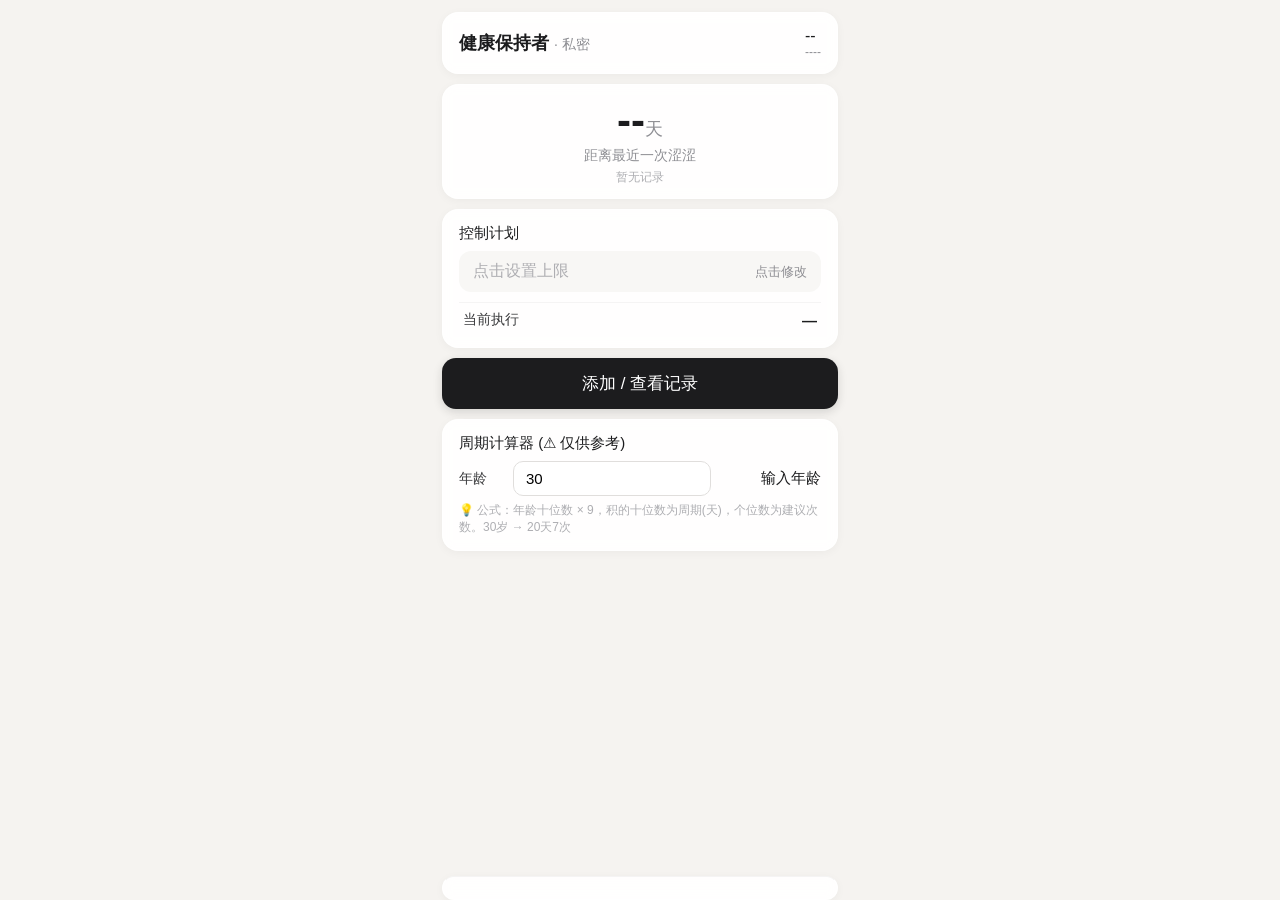
<file: index.html>
<!DOCTYPE html>
<html>
<head>
    <meta charset="utf-8">
    <meta name="viewport" content="initial-scale=1.0, maximum-scale=1.0, user-scalable=no" />
    <title>健康保持者</title>
    <script src="js/initdatabase.js"></script>
    <script src="js/main.js"></script>
    <style>
        /* =====================================================
           全局重置 & 公共样式
           ===================================================== */
        * {
            margin: 0;
            padding: 0;
            box-sizing: border-box;
        }

        html,
        body {
            height: 100%;
            overflow: hidden;
        }

        body {
            font-family: -apple-system, BlinkMacSystemFont, "Segoe UI", Roboto, "Helvetica Neue", Arial, sans-serif;
            background: #f5f3f0;
            color: #1c1c1e;
            display: flex;
            flex-direction: column;
            padding: 0;
        }

        .container {
            flex: 1;
            display: flex;
            flex-direction: column;
            padding: 12px 12px 0 12px;
            height: 100%;
            max-width: 420px;
            margin: 0 auto;
            width: 100%;
            gap: 10px;
        }

        .card {
            background: rgba(255, 255, 255, 0.92);
            backdrop-filter: blur(6px);
            -webkit-backdrop-filter: blur(6px);
            border-radius: 16px;
            padding: 14px 16px;
            box-shadow: 0 2px 10px rgba(0, 0, 0, 0.04);
            border: 1px solid rgba(255, 255, 255, 0.5);
        }

        .btn-primary {
            display: block;
            width: 100%;
            padding: 14px 0;
            border: none;
            border-radius: 14px;
            font-size: 17px;
            font-weight: 500;
            cursor: pointer;
            background: #1c1c1e;
            color: #fff;
            transition: all 0.15s ease;
            text-align: center;
            box-shadow: 0 3px 10px rgba(28, 28, 30, 0.15);
        }
        .btn-primary:active {
            transform: scale(0.97);
            background: #3a3a3c;
        }

        /* ---------- 模态框 ---------- */
        .modal-overlay {
            position: fixed;
            top: 0;
            left: 0;
            right: 0;
            bottom: 0;
            background: rgba(0, 0, 0, 0.4);
            backdrop-filter: blur(4px);
            -webkit-backdrop-filter: blur(4px);
            display: none;
            align-items: center;
            justify-content: center;
            z-index: 999;
            padding: 20px;
        }
        .modal-overlay.show {
            display: flex;
        }

        .modal-box {
            background: #ffffff;
            border-radius: 20px;
            max-width: 400px;
            width: 100%;
            padding: 24px 20px 20px;
            box-shadow: 0 20px 60px rgba(0, 0, 0, 0.15);
            animation: modalIn 0.25s ease;
        }
        @keyframes modalIn {
            from {
                transform: scale(0.95);
                opacity: 0;
            }
            to {
                transform: scale(1);
                opacity: 1;
            }
        }

        .modal-box h3 {
            font-size: 18px;
            font-weight: 600;
            margin-bottom: 16px;
            text-align: center;
        }

        .modal-field {
            margin-bottom: 14px;
        }
        .modal-field label {
            display: block;
            font-size: 14px;
            font-weight: 500;
            color: #3a3a3c;
            margin-bottom: 4px;
        }
        .modal-field input[type="text"],
        .modal-field input[type="number"] {
            width: 100%;
            padding: 10px 12px;
            border: 1px solid #e0dedc;
            border-radius: 12px;
            font-size: 15px;
            background: #faf9f8;
            outline: none;
        }
        .modal-field input:focus {
            border-color: #1c1c1e;
            background: #fff;
        }
        .modal-field input[readonly] {
            background: #f0eeec;
            color: #6e6e73;
        }
        .modal-field .checkbox-group {
            display: flex;
            align-items: center;
            gap: 8px;
            margin-top: 2px;
        }
        .modal-field .checkbox-group input[type="checkbox"] {
            width: 20px;
            height: 20px;
            accent-color: #1c1c1e;
            cursor: pointer;
        }

        .modal-buttons {
            display: flex;
            gap: 12px;
            margin-top: 20px;
        }
        .modal-buttons button {
            flex: 1;
            padding: 12px 0;
            border: none;
            border-radius: 14px;
            font-size: 16px;
            font-weight: 500;
            cursor: pointer;
            transition: all 0.15s;
        }
        .modal-buttons .btn-cancel {
            background: #f0eeec;
            color: #3a3a3c;
        }
        .modal-buttons .btn-cancel:active {
            background: #e0dedc;
        }
        .modal-buttons .btn-confirm {
            background: #1c1c1e;
            color: #fff;
        }
        .modal-buttons .btn-confirm:active {
            background: #3a3a3c;
        }
        .modal-buttons .btn-danger {
            background: #ff3b30;
            color: #fff;
        }
        .modal-buttons .btn-danger:active {
            background: #cc2d24;
        }

        .empty-tip {
            text-align: center;
            color: #8e8e93;
            font-size: 15px;
            padding: 40px 0;
            flex: 1;
            display: flex;
            align-items: center;
            justify-content: center;
        }

        /* =====================================================
           首页特有样式
           ===================================================== */
        .header-card {
            display: flex;
            justify-content: space-between;
            align-items: center;
        }
        .header-card .app-title {
            font-size: 18px;
            font-weight: 600;
        }
        .header-card .date-main {
            font-size: 16px;
            font-weight: 500;
        }
        .header-card .date-sub {
            font-size: 12px;
            color: #8e8e93;
        }

        .days-card {
            text-align: center;
            padding: 12px 16px;
        }
        .days-card .number {
            font-size: 42px;
            font-weight: 700;
        }
        .days-card .number .unit {
            font-size: 18px;
            font-weight: 400;
            color: #8e8e93;
        }
        .days-card .label {
            font-size: 14px;
            color: #8e8e93;
            margin-top: 2px;
        }
        .days-card .sub-info {
            font-size: 12px;
            color: #aeaeb2;
            margin-top: 4px;
        }

        /* ---- 计划定制卡片 ---- */
        .plan-card {
            padding: 14px 16px;
        }
        .plan-card .plan-title {
            font-size: 15px;
            font-weight: 500;
            color: #1c1c1e;
            margin-bottom: 8px;
        }
        .plan-card .plan-current {
            display: flex;
            align-items: center;
            justify-content: space-between;
            background: #f8f7f5;
            border-radius: 12px;
            padding: 10px 14px;
            margin-bottom: 10px;
            cursor: pointer;
            transition: background 0.15s;
        }
        .plan-card .plan-current:active {
            background: #eeedeb;
        }
        .plan-card .plan-current .plan-target {
            font-size: 16px;
            font-weight: 500;
            color: #1c1c1e;
        }
        .plan-card .plan-current .plan-target .empty {
            color: #aeaeb2;
            font-weight: 400;
        }
        .plan-card .plan-current .plan-edit-hint {
            font-size: 13px;
            color: #8e8e93;
        }
        .plan-card .plan-status {
            display: flex;
            align-items: center;
            justify-content: space-between;
            padding: 8px 4px 4px 4px;
            border-top: 1px solid rgba(0, 0, 0, 0.04);
        }
        .plan-card .plan-status .status-label {
            font-size: 14px;
            color: #3a3a3c;
        }
        .plan-card .plan-status .status-value {
            font-size: 15px;
            font-weight: 600;
        }
        .plan-card .plan-status .status-value.within-limit {
            color: #34c759;
        }
        .plan-card .plan-status .status-value.exceed-limit {
            color: #ff9500;
        }
        .plan-card .plan-status .status-value.no-target {
            color: #aeaeb2;
            font-weight: 400;
        }

        /* ---- 计划弹窗 ---- */
        .plan-modal .modal-box {
            max-width: 340px;
        }
        .plan-modal .modal-field .hint {
            font-size: 12px;
            color: #aeaeb2;
            margin-top: 2px;
        }
        .plan-modal .modal-field .range-row {
            display: flex;
            align-items: center;
            gap: 8px;
        }
        .plan-modal .modal-field .range-row input {
            width: 80px;
            flex: none;
            text-align: center;
        }
        .plan-modal .modal-field .range-row span {
            color: #3a3a3c;
            font-size: 15px;
        }

        /* ---- 计算器 ---- */
        .calc-card .calc-title {
            font-size: 15px;
            font-weight: 500;
            margin-bottom: 8px;
        }
        .calc-row {
            display: flex;
            align-items: center;
            gap: 10px;
        }
        .calc-row label {
            font-size: 14px;
            color: #3a3a3c;
            min-width: 44px;
        }
        .calc-row input {
            flex: 1;
            padding: 8px 12px;
            border: 1px solid #e0dedc;
            border-radius: 10px;
            font-size: 15px;
            background: #fff;
            outline: none;
        }
        .calc-row .calc-result {
            font-size: 15px;
            font-weight: 500;
            text-align: right;
            min-width: 100px;
        }
        .calc-row .calc-result .highlight {
            color: #007aff;
            font-weight: 600;
        }
        .calc-hint {
            font-size: 12px;
            color: #aeaeb2;
            margin-top: 6px;
        }

        /* ---- 名言 ---- */
        .quote-card {
            text-align: center;
            padding: 10px 16px;
            border-top: 1px solid rgba(0, 0, 0, 0.04);
            margin-top: auto;
        }
        .quote-card .quote-text {
            font-size: 13px;
            color: #8e8e93;
            font-style: italic;
        }
        .quote-card .quote-author {
            font-size: 12px;
            color: #aeaeb2;
            margin-top: 2px;
        }

        /* ---- 响应式 ---- */
        @media (max-width: 400px) {
            .container {
                padding: 8px 8px 0 8px;
            }
            .modal-box {
                padding: 20px 16px;
            }
            .plan-modal .modal-field .range-row input {
                width: 60px;
            }
        }
    </style>
</head>
<body>
<div class="container">
    <!-- 标题 + 日期 -->
    <div class="card header-card">
        <div class="app-title">健康保持者 <span style="font-size:14px;color:#8e8e93;font-weight:400;">· 私密</span></div>
        <div class="date-box">
            <div class="date-main" id="todayDate">--</div>
            <div class="date-sub" id="todayWeekday">----</div>
        </div>
    </div>

    <!-- 距离天数 -->
    <div class="card days-card">
        <div class="number"><span id="daysSince">--</span><span class="unit">天</span></div>
        <div class="label">距离最近一次涩涩</div>
        <div class="sub-info" id="lastDateInfo">暂无记录</div>
    </div>

    <!-- 计划定制卡片 -->
    <div class="card plan-card">
        <div class="plan-title">控制计划</div>
        <div class="plan-current" id="planTargetDisplay">
            <span class="plan-target" id="planTargetText">
                <span class="empty">点击设置上限</span>
            </span>
            <span class="plan-edit-hint">点击修改</span>
        </div>
        <div class="plan-status">
            <span class="status-label">当前执行</span>
            <span class="status-value" id="planStatusValue">—</span>
        </div>
    </div>

    <!-- 主按钮 -->
    <button class="btn-primary" id="goToRecordBtn">添加 / 查看记录</button>

    <!-- 计算器 -->
    <div class="card calc-card">
        <div class="calc-title">周期计算器 (⚠ 仅供参考)</div>
        <div class="calc-row">
            <label>年龄</label>
            <input type="number" id="ageInput" placeholder="20~99" min="20" max="99" value="30">
            <div class="calc-result" id="calcResult">输入年龄</div>
        </div>
        <div class="calc-hint">💡 公式：年龄十位数 × 9，积的十位数为周期(天)，个位数为建议次数。30岁 → 20天7次</div>
    </div>

    <!-- 名言 -->
    <div class="card quote-card">
        <div class="quote-text" id="quoteText"></div>
        <div class="quote-author" id="quoteAuthor"></div>
    </div>
</div>

<!-- 计划设置弹窗 -->
<div class="modal-overlay plan-modal" id="planModal">
    <div class="modal-box">
        <h3>设定控制上限</h3>
        <div class="modal-field">
            <label>每 <span id="planCycleLabel">7</span> 天内不超过 <span id="planCountLabel">3</span> 次</label>
            <div class="range-row">
                <input type="number" id="planCycleInput" min="1" max="90" value="7">
                <span>天内</span>
                <input type="number" id="planCountInput" min="1" max="30" value="3">
                <span>次（上限）</span>
            </div>
            <div class="hint">💡 设定一个适合你自身节奏的控制上限，帮助健康管理</div>
        </div>
        <div class="modal-buttons">
            <button class="btn-danger" id="planClearBtn">清除上限</button>
            <button class="btn-cancel" id="planCancelBtn">取消</button>
            <button class="btn-confirm" id="planConfirmBtn">保存</button>
        </div>
    </div>
</div>

<script>
    // =====================================================
    //  内联后备
    // =====================================================
    if (typeof getToday === 'undefined') {
        window.getToday = function() {
            var d = new Date();
            return d.getFullYear() + '-' +
                String(d.getMonth() + 1).padStart(2, '0') + '-' +
                String(d.getDate()).padStart(2, '0');
        };
        window.formatDateChinese = function(dateStr) {
            var parts = dateStr.split('-');
            var weekdays = ['日', '一', '二', '三', '四', '五', '六'];
            var d = new Date(parts[0], parts[1] - 1, parts[2]);
            return parts[0] + '年' + parseInt(parts[1]) + '月' + parseInt(parts[2]) + '日 周' + weekdays[d.getDay()];
        };
        window.daysBetween = function(d1, d2) {
            return Math.floor((new Date(d2) - new Date(d1)) / (1000 * 60 * 60 * 24));
        };
        window.QUOTES = [
            { text: "身无彩凤双飞翼，心有灵犀一点通。", author: "——李商隐《无题》" },
            { text: "两情若是长久时，又岂在朝朝暮暮。", author: "——秦观《鹊桥仙》" },
            { text: "金风玉露一相逢，便胜却人间无数", author: "—— 秦观《鹊桥仙》" },
            { text: "窈窕淑女，君子好逑", author: "——《诗经·国风·周南》" },
            { text: "天空无日照，我恋始能停。", author: "——《万叶集》" },
            { text: "手枕にほそき腕ををさし入れて", author: "——松尾芭蕉" },
            { text: "愿我如星君如月，夜夜流光相皎洁", author: "—— 范成大《车遥遥篇》" },
            { text: "结发为夫妻，恩爱两不疑", author: "—— 苏武《留别妻》" }
        ];
    }

    // =====================================================
    //  计划定制模块（控制型）
    // =====================================================
    (function() {
        var PLAN_STORAGE_KEY = 'intimate_plan';

        function formatDate(date) {
            return date.getFullYear() + '-' +
                String(date.getMonth() + 1).padStart(2, '0') + '-' +
                String(date.getDate()).padStart(2, '0');
        }

        function loadPlan() {
            try {
                if (typeof plus === 'undefined') return null;
                var raw = plus.storage.getItem(PLAN_STORAGE_KEY);
                if (raw) {
                    var data = JSON.parse(raw);
                    if (data && typeof data.cycle === 'number' && typeof data.count === 'number') {
                        return data;
                    }
                }
                return null;
            } catch (e) {
                console.warn('读取计划失败:', e);
                return null;
            }
        }

        function savePlan(cycle, count) {
            try {
                if (typeof plus === 'undefined') return false;
                plus.storage.setItem(PLAN_STORAGE_KEY, JSON.stringify({ cycle: cycle, count: count }));
                return true;
            } catch (e) {
                console.error('保存计划失败:', e);
                return false;
            }
        }

        function clearPlan() {
            try {
                if (typeof plus === 'undefined') return false;
                plus.storage.removeItem(PLAN_STORAGE_KEY);
                return true;
            } catch (e) {
                console.error('清除计划失败:', e);
                return false;
            }
        }

        async function calculateActual(cycle, count) {
            var today = window.getToday();
            var startDate = new Date();
            startDate.setDate(startDate.getDate() - cycle + 1);
            var fmt = (typeof window.DB !== 'undefined' && typeof window.DB.formatDate === 'function') ?
                window.DB.formatDate :
                formatDate;
            var startStr = fmt(startDate);

            try {
                var records = await window.DB.getAllRecords();
                var inRange = records.filter(function(r) {
                    return r.current_date >= startStr && r.current_date <= today;
                });
                var actualCount = inRange.length;
                var exceed = actualCount > count;
                return { actualCount: actualCount, exceed: exceed, limit: count, cycle: cycle };
            } catch (e) {
                console.error('计算执行情况失败:', e);
                return { actualCount: 0, exceed: false, limit: count, cycle: cycle, error: true };
            }
        }

        async function renderPlan() {
            var plan = loadPlan();
            var targetTextEl = document.getElementById('planTargetText');
            var statusValueEl = document.getElementById('planStatusValue');

            if (!plan) {
                targetTextEl.innerHTML = '<span class="empty">点击设置上限</span>';
                statusValueEl.textContent = '未设定上限';
                statusValueEl.className = 'status-value no-target';
                return;
            }

            targetTextEl.textContent = '每 ' + plan.cycle + ' 天 ≤ ' + plan.count + ' 次';

            var result = await calculateActual(plan.cycle, plan.count);
            if (result.error) {
                statusValueEl.textContent = '计算失败';
                statusValueEl.className = 'status-value no-target';
                return;
            }

            document.getElementById('planCycleLabel').textContent = plan.cycle;
            document.getElementById('planCountLabel').textContent = plan.count;

            if (result.exceed) {
                var over = result.actualCount - result.limit;
                statusValueEl.textContent = '已超过上限 ' + over + ' 次';
                statusValueEl.className = 'status-value exceed-limit';
            } else {
                statusValueEl.textContent = '未超过上限（' + result.actualCount + '/' + result.limit + '）';
                statusValueEl.className = 'status-value within-limit';
            }
        }

        function openPlanModal() {
            var plan = loadPlan();
            if (plan) {
                document.getElementById('planCycleInput').value = plan.cycle;
                document.getElementById('planCountInput').value = plan.count;
                document.getElementById('planCycleLabel').textContent = plan.cycle;
                document.getElementById('planCountLabel').textContent = plan.count;
            } else {
                document.getElementById('planCycleInput').value = 7;
                document.getElementById('planCountInput').value = 3;
                document.getElementById('planCycleLabel').textContent = 7;
                document.getElementById('planCountLabel').textContent = 3;
            }
            document.getElementById('planModal').classList.add('show');
        }

        function closePlanModal() {
            document.getElementById('planModal').classList.remove('show');
        }

        function bindPlanEvents() {
            var cycleInput = document.getElementById('planCycleInput');
            var countInput = document.getElementById('planCountInput');

            cycleInput.addEventListener('input', function() {
                document.getElementById('planCycleLabel').textContent = this.value || 1;
            });
            countInput.addEventListener('input', function() {
                document.getElementById('planCountLabel').textContent = this.value || 1;
            });

            document.getElementById('planConfirmBtn').addEventListener('click', function() {
                var cycle = parseInt(cycleInput.value) || 7;
                var count = parseInt(countInput.value) || 3;
                if (cycle < 1) cycle = 1;
                if (count < 1) count = 1;
                savePlan(cycle, count);
                closePlanModal();
                renderPlan();
                if (typeof plus !== 'undefined') {
                    plus.ui.toast('✅ 上限已更新');
                }
            });

            document.getElementById('planClearBtn').addEventListener('click', function() {
                if (confirm('确定要清除当前上限吗？')) {
                    clearPlan();
                    closePlanModal();
                    renderPlan();
                    if (typeof plus !== 'undefined') {
                        plus.ui.toast('已清除上限');
                    }
                }
            });

            document.getElementById('planCancelBtn').addEventListener('click', closePlanModal);

            document.getElementById('planModal').addEventListener('click', function(e) {
                if (e.target === this) closePlanModal();
            });

            document.getElementById('planTargetDisplay').addEventListener('click', openPlanModal);
        }

        window.renderPlan = renderPlan;
        window.bindPlanEvents = bindPlanEvents;
    })();

    // =====================================================
    //  原有功能
    // =====================================================
    function renderUI() {
        var today = getToday();
        var parts = today.split('-');
        var weekdays = ['日', '一', '二', '三', '四', '五', '六'];
        var d = new Date(parts[0], parts[1] - 1, parts[2]);
        document.getElementById('todayDate').textContent = parts[0] + '年' + parseInt(parts[1]) + '月' + parseInt(parts[2]) + '日';
        document.getElementById('todayWeekday').textContent = '星期' + weekdays[d.getDay()];

        if (window.DB && typeof window.DB.getLatestRecord === 'function') {
            window.DB.getLatestRecord().then(function(latest) {
                if (latest) {
                    var diff = daysBetween(latest.current_date, today);
                    document.getElementById('daysSince').textContent = diff;
                    document.getElementById('lastDateInfo').textContent = '最近一次：' + formatDateChinese(latest.current_date);
                } else {
                    document.getElementById('daysSince').textContent = '--';
                    document.getElementById('lastDateInfo').textContent = '暂无记录，开始记录你的第一次 ✨';
                }
            }).catch(function(e) {
                console.error('getLatestRecord 失败:', e);
                document.getElementById('daysSince').textContent = '?';
                document.getElementById('lastDateInfo').textContent = '加载失败';
            });
        } else {
            document.getElementById('daysSince').textContent = '?';
            document.getElementById('lastDateInfo').textContent = '数据库未就绪';
        }

        var idx = Math.floor(Math.random() * QUOTES.length);
        document.getElementById('quoteText').textContent = '“' + QUOTES[idx].text + '”';
        document.getElementById('quoteAuthor').textContent = QUOTES[idx].author;

        calculateFrequency();

        if (typeof window.renderPlan === 'function') {
            window.renderPlan();
        }
    }

    function calculateFrequency() {
        var age = parseInt(document.getElementById('ageInput').value);
        var resultEl = document.getElementById('calcResult');
        if (isNaN(age) || age < 20 || age > 99) {
            resultEl.innerHTML = '请输入 20~99';
            return;
        }
        var tens = Math.floor(age / 10);
        var product = tens * 9;
        var cycleDays = product - (product % 10);
        var times = product % 10;
        resultEl.innerHTML = '<span class="highlight">' + cycleDays + '</span> 天内 <span class="highlight">' + times + '</span> 次';
    }

    async function initApp() {
        if (window.DB && window.DB.initDatabase) {
            try { await window.DB.initDatabase(); } catch(e) {}
        }
        renderUI();
        if (typeof window.bindPlanEvents === 'function') {
            window.bindPlanEvents();
        }
        document.getElementById('goToRecordBtn').addEventListener('click', function() {
            location.href = 'records.html';
        });
        document.getElementById('ageInput').addEventListener('input', calculateFrequency);
        document.getElementById('ageInput').addEventListener('change', calculateFrequency);
    }

    document.addEventListener('plusready', initApp);
    if (typeof plus !== 'undefined' && plus.device) initApp();
</script>
</body>
</html>
</file>
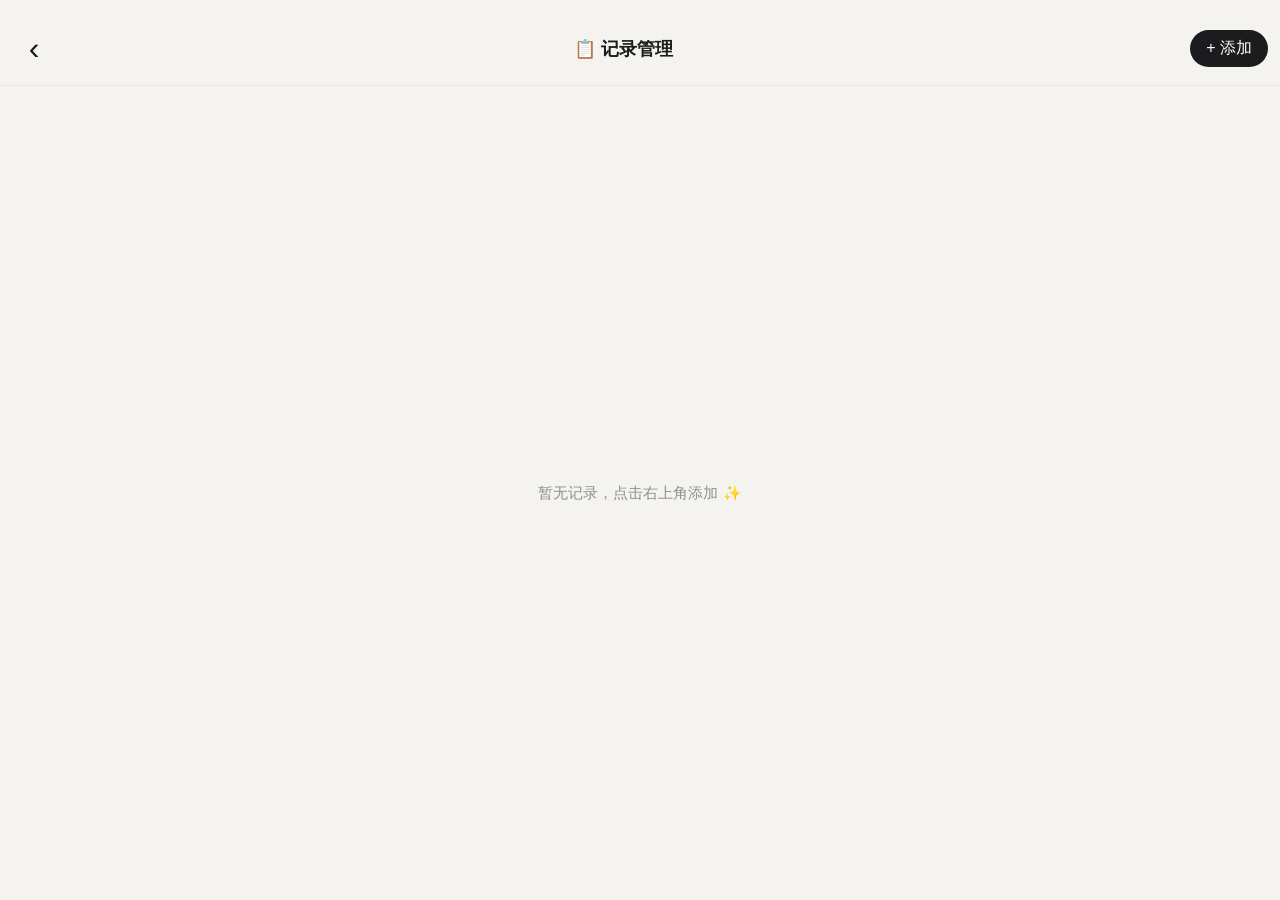
<file: records.html>
<!DOCTYPE html>
<html>
<head>
    <meta charset="utf-8">
    <meta name="viewport" content="initial-scale=1.0, maximum-scale=1.0, user-scalable=no" />
    <title>记录管理</title>
    <script src="js/initdatabase.js"></script>
    <script src="js/main.js"></script>
    <style>
        /* =====================================================
           全局重置 & 公共样式
           ===================================================== */
        * {
            margin: 0;
            padding: 0;
            box-sizing: border-box;
        }

        html,
        body {
            height: 100%;
            overflow: hidden;
        }

        body {
            font-family: -apple-system, BlinkMacSystemFont, "Segoe UI", Roboto, "Helvetica Neue", Arial, sans-serif;
            background: #f5f3f0;
            color: #1c1c1e;
            display: flex;
            flex-direction: column;
            padding: 0;
        }

        .container {
            flex: 1;
            display: flex;
            flex-direction: column;
            padding: 12px 0 0 0;
            height: 100%;
            max-width: 100%;
            margin: 0;
            width: 100%;
            gap: 0;
        }

        .card {
            background: rgba(255, 255, 255, 0.92);
            backdrop-filter: blur(6px);
            -webkit-backdrop-filter: blur(6px);
            border-radius: 16px;
            padding: 14px 16px;
            box-shadow: 0 2px 10px rgba(0, 0, 0, 0.04);
            border: 1px solid rgba(255, 255, 255, 0.5);
        }

        .btn-primary {
            display: block;
            width: 100%;
            padding: 14px 0;
            border: none;
            border-radius: 14px;
            font-size: 17px;
            font-weight: 500;
            cursor: pointer;
            background: #1c1c1e;
            color: #fff;
            transition: all 0.15s ease;
            text-align: center;
            box-shadow: 0 3px 10px rgba(28, 28, 30, 0.15);
        }
        .btn-primary:active {
            transform: scale(0.97);
            background: #3a3a3c;
        }

        /* ---------- 模态框 ---------- */
        .modal-overlay {
            position: fixed;
            top: 0;
            left: 0;
            right: 0;
            bottom: 0;
            background: rgba(0, 0, 0, 0.4);
            backdrop-filter: blur(4px);
            -webkit-backdrop-filter: blur(4px);
            display: none;
            align-items: center;
            justify-content: center;
            z-index: 999;
            padding: 20px;
        }
        .modal-overlay.show {
            display: flex;
        }

        .modal-box {
            background: #ffffff;
            border-radius: 20px;
            max-width: 400px;
            width: 100%;
            padding: 24px 20px 20px;
            box-shadow: 0 20px 60px rgba(0, 0, 0, 0.15);
            animation: modalIn 0.25s ease;
        }
        @keyframes modalIn {
            from {
                transform: scale(0.95);
                opacity: 0;
            }
            to {
                transform: scale(1);
                opacity: 1;
            }
        }

        .modal-box h3 {
            font-size: 18px;
            font-weight: 600;
            margin-bottom: 16px;
            text-align: center;
        }

        .modal-field {
            margin-bottom: 14px;
        }
        .modal-field label {
            display: block;
            font-size: 14px;
            font-weight: 500;
            color: #3a3a3c;
            margin-bottom: 4px;
        }
        .modal-field input[type="text"],
        .modal-field input[type="number"] {
            width: 100%;
            padding: 10px 12px;
            border: 1px solid #e0dedc;
            border-radius: 12px;
            font-size: 15px;
            background: #faf9f8;
            outline: none;
        }
        .modal-field input:focus {
            border-color: #1c1c1e;
            background: #fff;
        }
        .modal-field input[readonly] {
            background: #f0eeec;
            color: #6e6e73;
        }
        .modal-field .checkbox-group {
            display: flex;
            align-items: center;
            gap: 8px;
            margin-top: 2px;
        }
        .modal-field .checkbox-group input[type="checkbox"] {
            width: 20px;
            height: 20px;
            accent-color: #1c1c1e;
            cursor: pointer;
        }

        .modal-buttons {
            display: flex;
            gap: 12px;
            margin-top: 20px;
        }
        .modal-buttons button {
            flex: 1;
            padding: 12px 0;
            border: none;
            border-radius: 14px;
            font-size: 16px;
            font-weight: 500;
            cursor: pointer;
            transition: all 0.15s;
        }
        .modal-buttons .btn-cancel {
            background: #f0eeec;
            color: #3a3a3c;
        }
        .modal-buttons .btn-cancel:active {
            background: #e0dedc;
        }
        .modal-buttons .btn-confirm {
            background: #1c1c1e;
            color: #fff;
        }
        .modal-buttons .btn-confirm:active {
            background: #3a3a3c;
        }
        .modal-buttons .btn-danger {
            background: #ff3b30;
            color: #fff;
        }
        .modal-buttons .btn-danger:active {
            background: #cc2d24;
        }

        .empty-tip {
            text-align: center;
            color: #8e8e93;
            font-size: 15px;
            padding: 40px 0;
            flex: 1;
            display: flex;
            align-items: center;
            justify-content: center;
        }

        /* =====================================================
           记录页特有样式
           ===================================================== */
        .nav-bar {
            display: flex;
            justify-content: space-between;
            align-items: center;
            padding: 6px 12px;
            border-bottom: 1px solid rgba(0, 0, 0, 0.05);
            flex-shrink: 0;
            width: 100%;
            box-sizing: border-box;
        }
        .nav-bar .title {
            flex: 1;
            text-align: center;
            font-size: 18px;
            font-weight: 600;
        }
        .nav-bar .back-btn {
            padding: 12px 16px;
            font-size: 32px;
            min-width: 44px;
            min-height: 44px;
            background: none;
            border: none;
            color: #1c1c1e;
            cursor: pointer;
        }
        .nav-bar .add-btn {
            padding: 8px 16px;
            font-size: 16px;
            background: #1c1c1e;
            border: none;
            color: #fff;
            border-radius: 20px;
            cursor: pointer;
            flex-shrink: 0;
        }

        .record-list {
            padding: 10px 12px;
            flex: 1;
            overflow-y: auto;
            display: flex;
            flex-direction: column;
            gap: 8px;
        }

        .record-wrapper {
            overflow: hidden;
            border-radius: 14px;
            background: rgba(255, 255, 255, 0.92);
            border: 1px solid rgba(255, 255, 255, 0.5);
            box-shadow: 0 2px 6px rgba(0, 0, 0, 0.02);
            position: relative;
            flex-shrink: 0;
            touch-action: pan-y;
        }

        .record-slide {
            display: flex;
            align-items: stretch;
            transition: transform 0.25s cubic-bezier(0.25, 0.46, 0.45, 0.94);
            will-change: transform;
            transform: translateX(0);
        }

        .record-content {
            flex: 1;
            padding: 16px;
            background: rgba(255, 255, 255, 0.92);
            min-width: 0;
            cursor: default;
        }

        .record-info {
            display: flex;
            flex-direction: column;
            gap: 6px;
            min-width: 0;
        }

        .record-date {
            font-size: 17px;
            font-weight: 600;
        }
        .record-date .weekday {
            font-weight: 400;
            color: #8e8e93;
            font-size: 14px;
            margin-left: 8px;
        }

        .record-details {
            display: flex;
            flex-wrap: wrap;
            align-items: center;
            gap: 6px 12px;
            font-size: 15px;
            color: #3a3a3c;
            margin-top: 2px;
        }
        .record-details .detail-item {
            display: inline-flex;
            align-items: center;
            gap: 4px;
        }
        .record-details .tag {
            display: inline-block;
            padding: 2px 10px;
            border-radius: 12px;
            font-size: 13px;
            font-weight: 500;
            background: #f0eeec;
            color: #6e6e73;
        }
        .record-details .tag.active-tool {
            background: #e0f0ff;
            color: #007aff;
        }
        .record-details .tag.active-partner {
            background: #ffebf0;
            color: #d6336c;
        }
        .record-details .tag.active-material {
            background: #e6f7e6;
            color: #2d8a4e;
        }

        .record-method {
            font-size: 14px;
            color: #6e6e73;
            margin-top: 2px;
            font-style: italic;
        }

        .record-delete {
            width: 80px;
            background: #ff3b30;
            display: flex;
            align-items: center;
            justify-content: center;
            color: #fff;
            font-size: 16px;
            font-weight: 500;
            flex-shrink: 0;
            cursor: pointer;
            user-select: none;
        }
        .record-delete:active {
            background: #cc2d24;
        }

        /* ---- 响应式 ---- */
        @media (max-width: 400px) {
            .container {
                padding: 8px 0 0 0;
            }
            .modal-box {
                padding: 20px 16px;
            }
            .record-delete {
                width: 70px;
                font-size: 14px;
            }
        }
    </style>
</head>
<body>
<div class="container">
    <div class="nav-bar">
        <button class="back-btn" id="backBtn">‹</button>
        <span class="title">📋 记录管理</span>
        <button class="add-btn" id="addBtn">+ 添加</button>
    </div>
    <div class="record-list" id="recordList"><div class="empty-tip">暂无记录，点击右上角添加 ✨</div></div>
</div>

<!-- 添加弹窗 -->
<div class="modal-overlay" id="modalOverlay">
    <div class="modal-box">
        <h3>📝 添加记录</h3>
        <div class="modal-field"><label>📅 日期</label><input type="text" id="modalDate" readonly></div>
        <div class="modal-field"><label>⏱️ 持续时长（秒）</label><input type="number" id="modalDuration" placeholder="例如 1800" min="0" step="1" value="0"></div>
        <div class="modal-field"><div class="checkbox-group"><input type="checkbox" id="modalUseTool"><label for="modalUseTool">🔧 使用器械</label></div></div>
        <div class="modal-field"><div class="checkbox-group"><input type="checkbox" id="modalWithPartner"><label for="modalWithPartner">👥 和伴侣一起</label></div></div>
        <div class="modal-field"><label>📝 方式描述（可选）</label><input type="text" id="modalMethodDesc" placeholder="例如：正常体位" maxlength="50"></div>
        <div class="modal-field"><div class="checkbox-group"><input type="checkbox" id="modalUseMaterial"><label for="modalUseMaterial">📱 使用素材</label></div></div>
        <div class="modal-buttons"><button class="btn-cancel" id="modalCancel">取消</button><button class="btn-confirm" id="modalConfirm">保存</button></div>
    </div>
</div>

<script>
    // =====================================================
    //  页面逻辑
    // =====================================================

    const recordListEl = document.getElementById('recordList');
    const backBtn = document.getElementById('backBtn');
    const addBtn = document.getElementById('addBtn');
    const modalOverlay = document.getElementById('modalOverlay');
    const modalDate = document.getElementById('modalDate');
    const modalDuration = document.getElementById('modalDuration');
    const modalUseTool = document.getElementById('modalUseTool');
    const modalWithPartner = document.getElementById('modalWithPartner');
    const modalMethodDesc = document.getElementById('modalMethodDesc');
    const modalUseMaterial = document.getElementById('modalUseMaterial');
    const modalCancel = document.getElementById('modalCancel');
    const modalConfirm = document.getElementById('modalConfirm');

    let touchStartX = 0, touchCurrentX = 0, isDragging = false, currentWrapper = null;
    const SWIPE_THRESHOLD = 50;

    async function renderRecords() {
        try {
            const records = await window.DB.getAllRecords();
            if (!records || records.length === 0) {
                recordListEl.innerHTML = '<div class="empty-tip">暂无记录，点击右上角添加 ✨</div>';
                return;
            }
            let html = '';
            const weekdays = ['日', '一', '二', '三', '四', '五', '六'];
            records.forEach(record => {
                const dateObj = new Date(record.current_date + 'T00:00:00');
                const weekday = weekdays[dateObj.getDay()];
                const durationMin = Math.floor(record.duration / 60);
                const durationSec = record.duration % 60;
                let durationText = '';
                if (record.duration > 0) {
                    if (durationMin > 0) durationText = durationMin + ' 分' + (durationSec > 0 ? ' ' + durationSec + ' 秒' : '');
                    else durationText = durationSec + ' 秒';
                } else durationText = '未记录';
                let tags = [];
                if (record.use_tool) tags.push('<span class="tag active-tool">🔧 器械</span>');
                if (record.with_partner) tags.push('<span class="tag active-partner">👥 伴侣</span>');
                if (record.use_material) tags.push('<span class="tag active-material">📱 素材</span>');
                if (tags.length === 0) tags.push('<span class="tag">无标记</span>');
                const methodHtml = record.method_desc ? `<div class="record-method">📝 ${record.method_desc}</div>` : '';
                html += `
                    <div class="record-wrapper" data-id="${record.id}">
                        <div class="record-slide">
                            <div class="record-content">
                                <div class="record-info">
                                    <div class="record-date">${record.current_date} <span class="weekday">周${weekday}</span></div>
                                    <div class="record-details">
                                        <span class="detail-item"><span class="label">⏱️</span><span class="value">${durationText}</span></span>
                                        ${tags.join(' ')}
                                    </div>
                                    ${methodHtml}
                                </div>
                            </div>
                            <div class="record-delete" data-id="${record.id}">删除</div>
                        </div>
                    </div>
                `;
            });
            recordListEl.innerHTML = html;

            document.querySelectorAll('.record-delete').forEach(btn => {
                btn.addEventListener('click', async function(e) {
                    e.stopPropagation();
                    const id = parseInt(this.getAttribute('data-id'));
                    if (confirm('确定要删除这条记录吗？')) {
                        const success = await window.DB.deleteRecordById(id);
                        if (success) {
                            if (typeof plus !== 'undefined') plus.ui.toast('已删除');
                            else alert('已删除');
                            await renderRecords();
                        } else {
                            if (typeof plus !== 'undefined') plus.ui.toast('删除失败');
                            else alert('删除失败');
                        }
                    }
                    resetAllSwipes();
                });
            });

            document.querySelectorAll('.record-wrapper').forEach(wrapper => {
                wrapper.addEventListener('touchstart', handleTouchStart, { passive: true });
                wrapper.addEventListener('touchmove', handleTouchMove, { passive: false });
                wrapper.addEventListener('touchend', handleTouchEnd, { passive: true });
            });

            document.addEventListener('click', function(e) {
                if (!e.target.closest('.record-wrapper')) resetAllSwipes();
            });
        } catch (e) {
            console.error('渲染记录失败:', e);
            recordListEl.innerHTML = '<div class="empty-tip">加载失败，请重试</div>';
        }
    }

    function handleTouchStart(e) {
        const wrapper = e.currentTarget;
        resetAllSwipes();
        const touch = e.touches[0];
        touchStartX = touch.clientX;
        touchCurrentX = touchStartX;
        isDragging = true;
        currentWrapper = wrapper;
        const slide = wrapper.querySelector('.record-slide');
        slide.style.transition = 'none';
    }

    function handleTouchMove(e) {
        if (!isDragging || !currentWrapper) return;
        const touch = e.touches[0];
        touchCurrentX = touch.clientX;
        const deltaX = touchCurrentX - touchStartX;
        const maxSwipe = -80;
        let translateX = Math.max(maxSwipe, Math.min(0, deltaX));
        const slide = currentWrapper.querySelector('.record-slide');
        slide.style.transform = 'translateX(' + translateX + 'px)';
        if (deltaX < -10) e.preventDefault();
    }

    function handleTouchEnd(e) {
        if (!isDragging || !currentWrapper) { isDragging = false; return; }
        const slide = currentWrapper.querySelector('.record-slide');
        const deltaX = touchCurrentX - touchStartX;
        if (deltaX < -SWIPE_THRESHOLD) {
            slide.style.transition = 'transform 0.25s cubic-bezier(0.25,0.46,0.45,0.94)';
            slide.style.transform = 'translateX(-80px)';
            currentWrapper.setAttribute('data-open', 'true');
        } else {
            slide.style.transition = 'transform 0.25s cubic-bezier(0.25,0.46,0.45,0.94)';
            slide.style.transform = 'translateX(0)';
            currentWrapper.removeAttribute('data-open');
        }
        isDragging = false;
        currentWrapper = null;
    }

    function resetAllSwipes() {
        document.querySelectorAll('.record-wrapper[data-open="true"]').forEach(wrapper => {
            const slide = wrapper.querySelector('.record-slide');
            if (slide) {
                slide.style.transition = 'transform 0.25s cubic-bezier(0.25,0.46,0.45,0.94)';
                slide.style.transform = 'translateX(0)';
                wrapper.removeAttribute('data-open');
            }
        });
    }

    function openModal() {
        const today = typeof getToday === 'function' ? getToday() : (function() {
            const d = new Date();
            return d.getFullYear() + '-' + String(d.getMonth()+1).padStart(2,'0') + '-' + String(d.getDate()).padStart(2,'0');
        })();
        modalDate.value = today;
        modalDuration.value = 0;
        modalUseTool.checked = false;
        modalWithPartner.checked = false;
        modalMethodDesc.value = '';
        modalUseMaterial.checked = false;
        modalOverlay.classList.add('show');
    }

    function closeModal() { modalOverlay.classList.remove('show'); }

    async function saveRecord() {
        const date = modalDate.value;
        const duration = parseInt(modalDuration.value) || 0;
        const useTool = modalUseTool.checked;
        const withPartner = modalWithPartner.checked;
        const methodDesc = modalMethodDesc.value.trim();
        const useMaterial = modalUseMaterial.checked;
        if (!date) { if (typeof plus !== 'undefined') plus.ui.toast('日期不能为空'); else alert('日期不能为空'); return; }
        try {
            await window.DB.insertRecord(date, duration, useTool, withPartner, methodDesc, useMaterial);
            closeModal();
            if (typeof plus !== 'undefined') plus.ui.toast('✅ 记录成功');
            else alert('记录成功');
            await renderRecords();
        } catch (e) {
            console.error('保存失败:', e);
            if (typeof plus !== 'undefined') plus.ui.toast('保存失败');
            else alert('保存失败');
        }
    }

    backBtn.addEventListener('click', function() { location.href = 'index.html'; });
    addBtn.addEventListener('click', openModal);
    modalCancel.addEventListener('click', closeModal);
    modalConfirm.addEventListener('click', saveRecord);
    modalOverlay.addEventListener('click', function(e) { if (e.target === modalOverlay) closeModal(); });

    async function initApp() {
        if (typeof window.DB === 'undefined') {
            recordListEl.innerHTML = '<div class="empty-tip">数据库模块未加载</div>';
            return;
        }
        try {
            const ok = await window.DB.initDatabase();
            if (ok) await renderRecords();
            else recordListEl.innerHTML = '<div class="empty-tip">数据库初始化失败</div>';
        } catch (e) {
            recordListEl.innerHTML = '<div class="empty-tip">数据库初始化异常</div>';
        }
    }

    document.addEventListener('plusready', initApp);
    if (typeof plus !== 'undefined' && plus.device) initApp();
</script>
</body>
</html>
</file>
